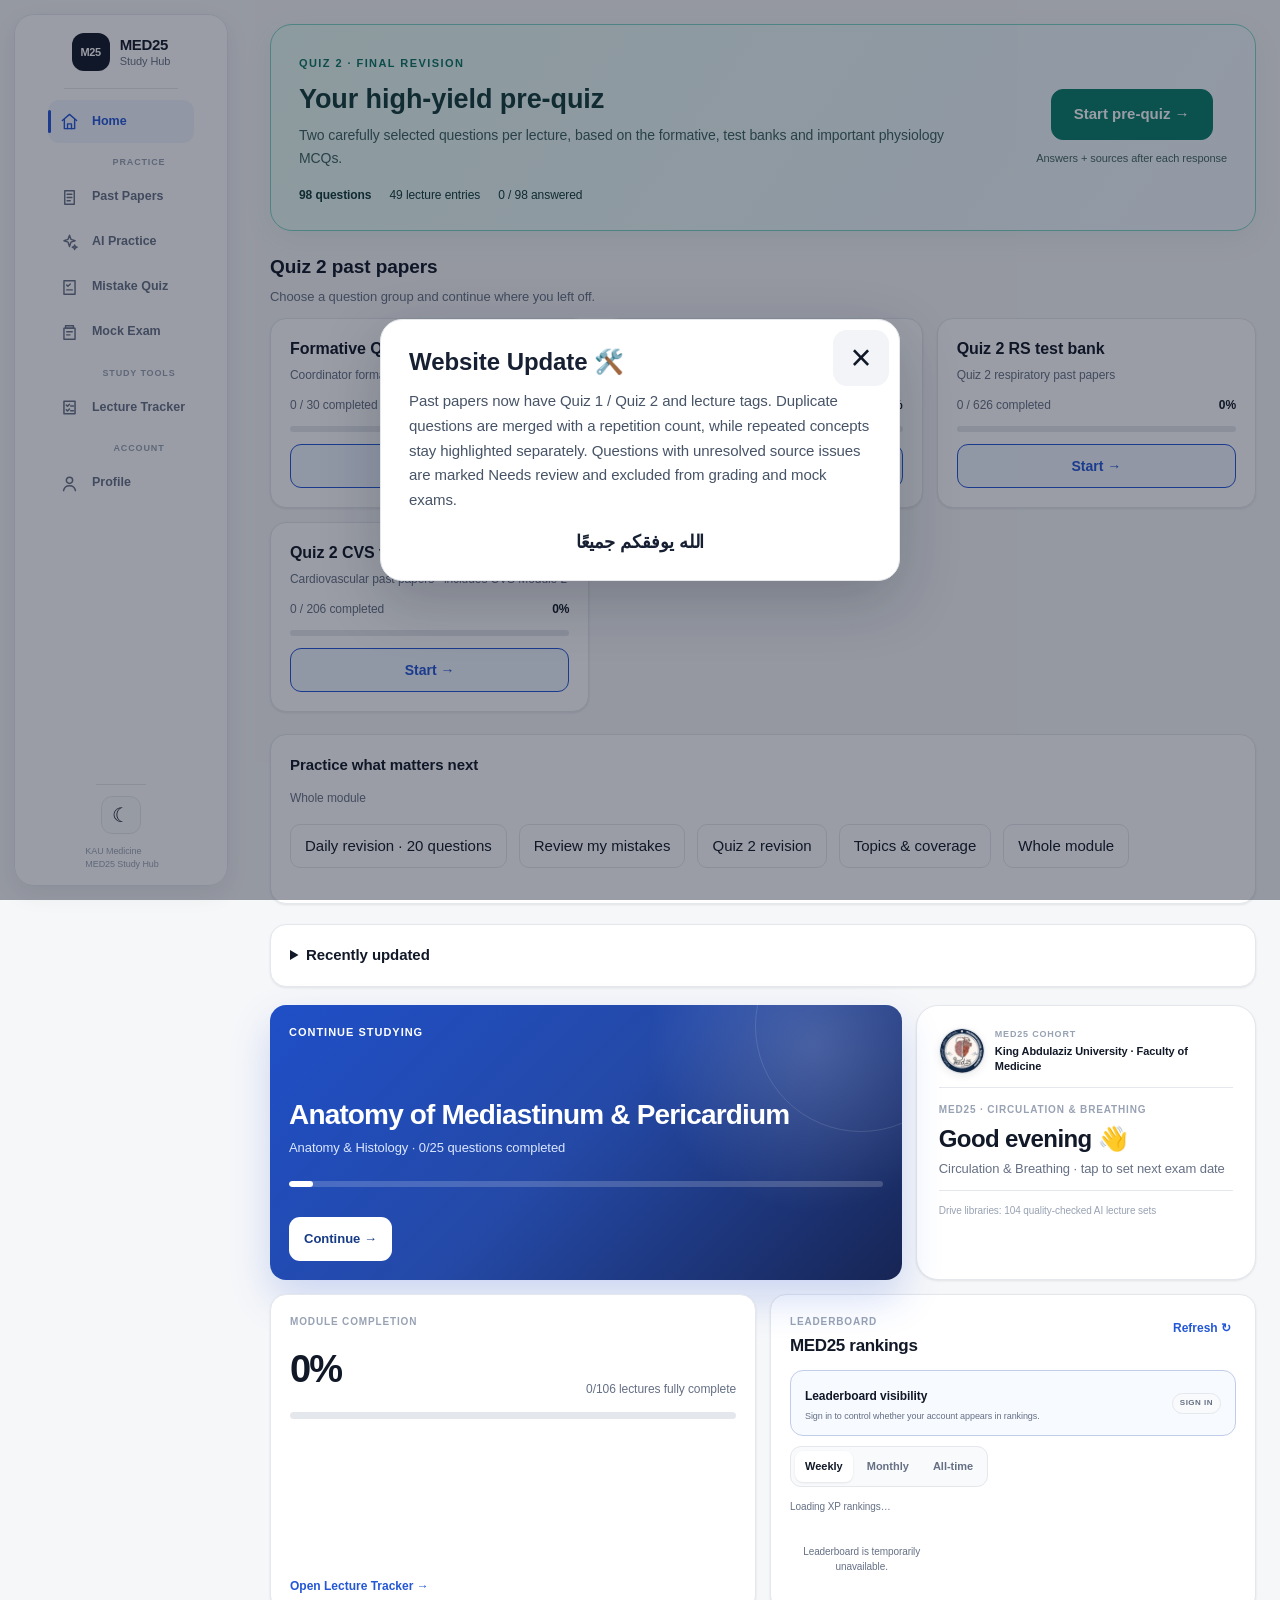
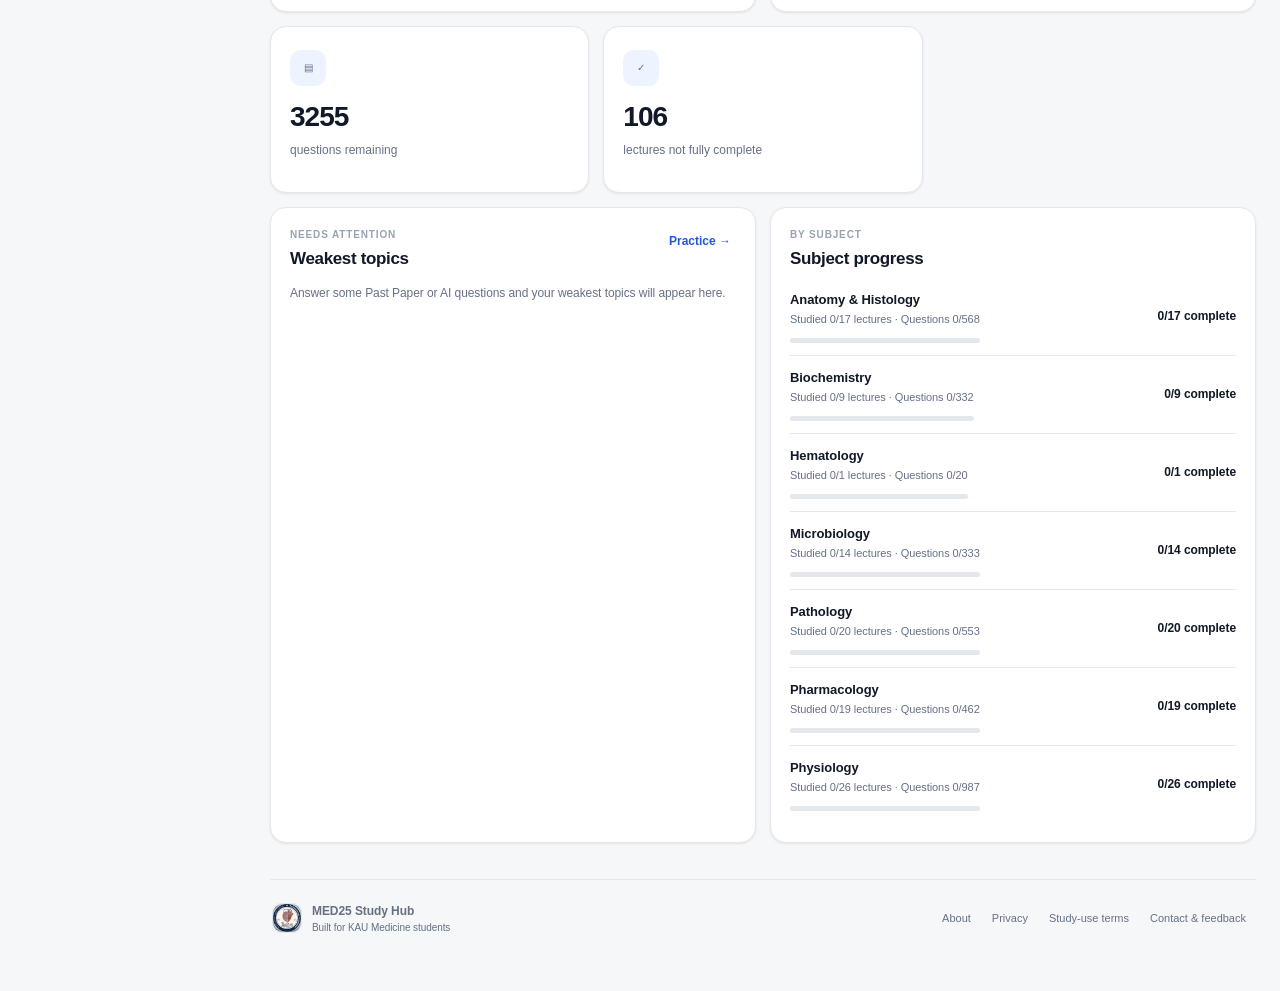
<file: index.html>
<!doctype html>
<html lang="en">
<head>
<meta charset="utf-8">
<meta name="viewport" content="width=device-width,initial-scale=1">
<title>MED25 Study Hub</title>
<style>
body{font-family:-apple-system,BlinkMacSystemFont,"Segoe UI",sans-serif;margin:0;background:#f8fafc;color:#101828}
#hubLoader{min-height:100vh;display:grid;place-items:center;padding:24px;text-align:center}
#hubLoader b{font-size:20px}#hubLoader span{display:block;color:#667085;margin-top:8px;font-size:13px}
</style>
</head>
<body>
<div id="hubLoader"><div><b>Loading MED25 Study Hub…</b><span>Home · Past Papers · AI Questions</span></div></div>
<script src="med25-content-patch.js?v=20261013"></script>
<script src="study-hub-loader.js?v=20261022prequiz"></script>
<script src="xp-reliability.js?v=2"></script>
</body>
</html>
</file>
